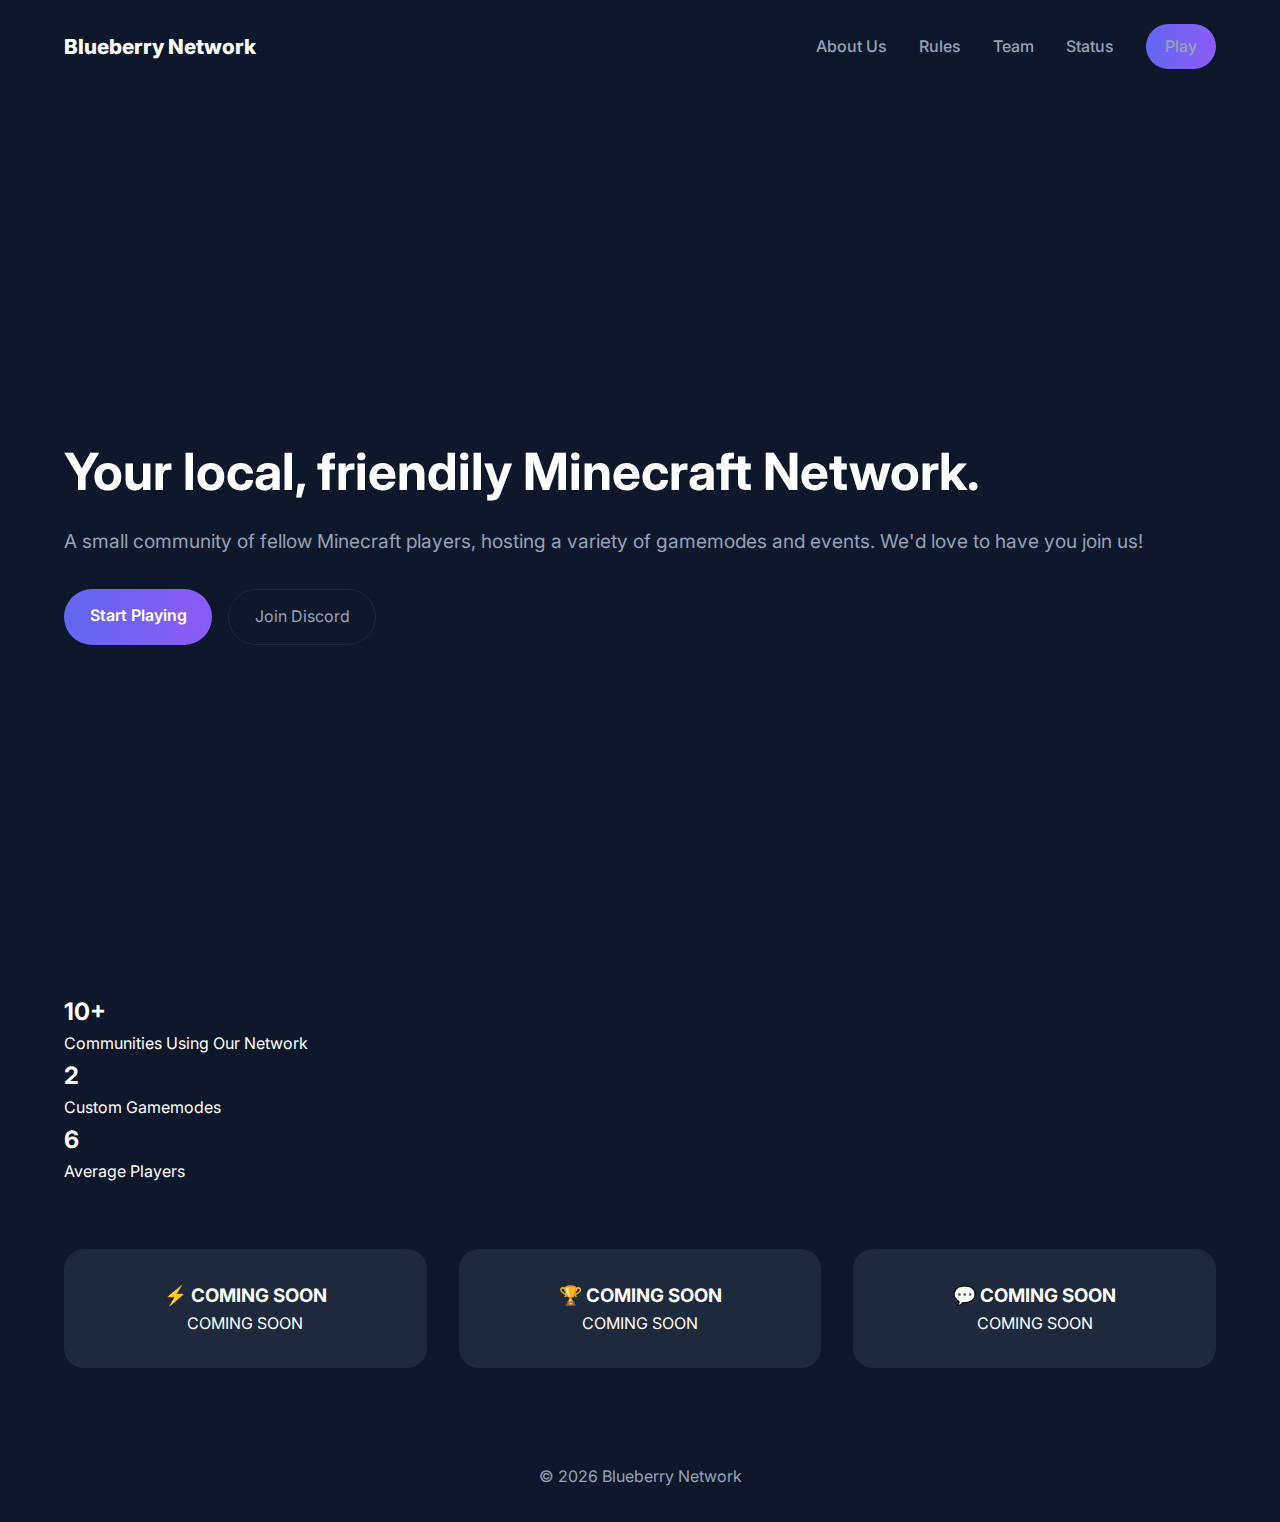
<file: index.html>
<!DOCTYPE html>
<html lang="en">
<head>
  <meta charset="UTF-8">
  <meta name="viewport" content="width=device-width, initial-scale=1.0">
  <title>Blueberry Network</title>

  <link href="https://fonts.googleapis.com/css2?family=Inter:wght@400;600;800&display=swap" rel="stylesheet">
  <link rel="stylesheet" href="styles.css">
</head>
<body>

<header class="header">
  <div class="container nav">

    <div class="logo">Blueberry Network</div>

    <!-- Hamburger -->
    <button class="hamburger" id="hamburger">
      <span></span>
      <span></span>
      <span></span>
    </button>

    <!-- Nav Links -->
    <nav class="nav-links" id="navLinks">
      <a href="#">About Us</a>
      <a href="#">Rules</a>
      <a href="#">Team</a>
      <a href="#">Status</a>
      <a href="#" class="btn-nav">Play</a>
    </nav>

  </div>
</header>

<section class="hero">
  <div class="container hero-wrapper">

    <div class="hero-text">
    <h1>
        Your 
        <span class="gradient-group">
        local, friendily
        </span>
        Minecraft Network.
    </h1>
    <p>
        A small community of fellow Minecraft players, hosting a variety of gamemodes and events. We'd love to have you join us!
    </p>

      <div class="hero-buttons">
        <a href="#" class="btn-primary">Start Playing</a>
        <a href="#" class="btn-secondary">Join Discord</a>
      </div>
    </div>

  </div>
</section>

<section class="stats-strip">
  <div class="container stats-wrapper">

    <div class="stat">
      <h2>10+</h2>
      <p>Communities Using Our Network</p>
    </div>

    <div class="stat">
      <h2>2</h2>
      <p>Custom Gamemodes</p>
    </div>

    <div class="stat">
      <h2>6</h2>
      <p>Average Players</p>
    </div>

  </div>
</section>

<section class="features container">
  <div class="feature">
    <h3>⚡ COMING SOON</h3>
    <p>COMING SOON</p>
  </div>
  <div class="feature">
    <h3>🏆 COMING SOON</h3>
    <p>COMING SOON</p>
  </div>
  <div class="feature">
    <h3>💬 COMING SOON</h3>
    <p>COMING SOON</p>
  </div>
</section>

<footer>
  © 2026 Blueberry Network
</footer>

<script>
  const hamburger = document.getElementById('hamburger');
  const navLinks = document.getElementById('navLinks');

  hamburger.addEventListener('click', () => {
    navLinks.classList.toggle('active');
    hamburger.classList.toggle('open');
  });
</script>

</body>
</html>
</file>
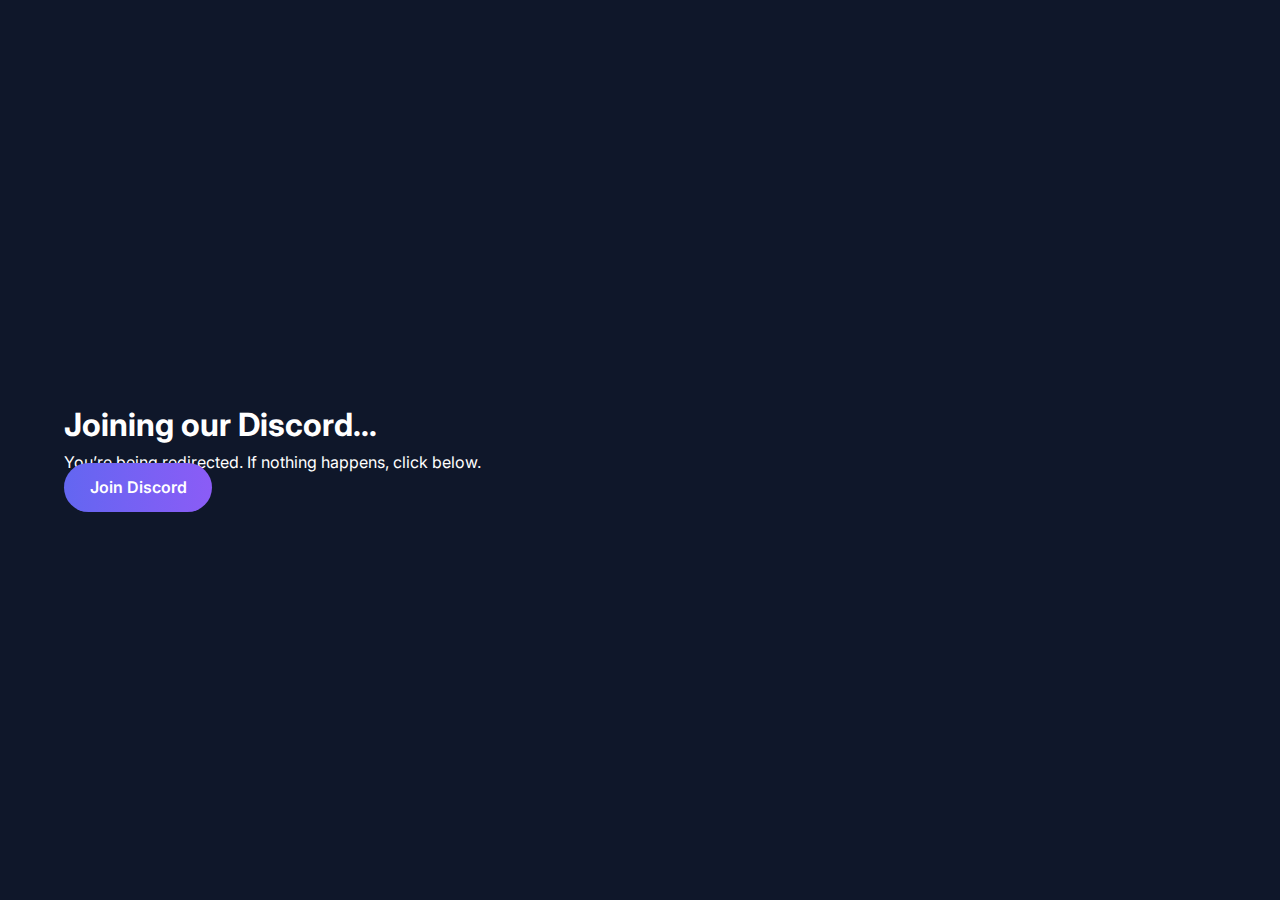
<file: discord/index.html>
<!DOCTYPE html>
<html lang="en">
<head>
  <meta charset="UTF-8">
  <meta name="viewport" content="width=device-width, initial-scale=1.0">
  <title>Join Our Discord | Blueberry Network</title>

  <link href="https://fonts.googleapis.com/css2?family=Inter:wght@400;600;800&display=swap" rel="stylesheet">
  <link rel="stylesheet" href="/styles.css">

  <!-- Auto redirect after 3 seconds -->
  <meta http-equiv="refresh" content="3; url=https://discord.gg/sKV2ze9HQv">
</head>
<body>

<section class="hero redirect-hero">
  <div class="container redirect-wrapper">

    <div class="redirect-content">
      <h1>
        Joining our 
        <span class="gradient-group">Discord</span>...
      </h1>

      <p>You’re being redirected. If nothing happens, click below.</p>
      <p> </p>

      <a href="https://discord.gg/sKV2ze9HQv" class="btn-primary">
        Join Discord
      </a>
    </div>

  </div>
</section>

</body>
</html>
</file>
<file: styles.css>
/* ========================
   CSS VARIABLES
======================== */
:root {
  --bg: #0f172a;
  --bg-light: #1e293b;
  --text: #ffffff;
  --text-muted: #94a3b8;
  --primary-gradient: linear-gradient(90deg, #6366f1, #8b5cf6);
  --radius: 20px;
  --transition: 0.3s ease;
  --max-width: 1200px;
}

/* ========================
   BASE
======================== */
* {
  margin: 0;
  padding: 0;
  box-sizing: border-box;
}

body {
  font-family: 'Inter', sans-serif;
  background: var(--bg);
  color: var(--text);
  line-height: 1.6;
}

.container {
  width: 90%;
  max-width: var(--max-width);
  margin: auto;
}

/* ========================
   NAVBAR
======================== */
.header {
  padding: 1.5rem 0;
  position: relative;
}

.nav {
  display: flex;
  justify-content: space-between;
  align-items: center;
}

.logo {
  font-weight: 800;
  font-size: 1.3rem;
}

/* Nav links */
.nav-links {
  display: flex;
  gap: 2rem;
  align-items: center;
  transition: var(--transition);
}

.nav-links a {
  text-decoration: none;
  color: var(--text-muted);
  font-weight: 500;
}

.nav-links a:hover {
  color: var(--text);
}

/* Buttons */
.btn-nav {
  background: var(--primary-gradient);
  padding: 0.6rem 1.2rem;
  border-radius: 50px;
  color: white;
}

/* ========================
   HAMBURGER
======================== */
.hamburger {
  display: none;
  flex-direction: column;
  gap: 6px;
  background: none;
  border: none;
  cursor: pointer;
}

.hamburger span {
  width: 25px;
  height: 3px;
  background: white;
  transition: var(--transition);
}

/* Animate hamburger */
.hamburger.open span:nth-child(1) {
  transform: rotate(45deg) translateY(8px);
}
.hamburger.open span:nth-child(2) {
  opacity: 0;
}
.hamburger.open span:nth-child(3) {
  transform: rotate(-45deg) translateY(-8px);
}

/* ========================
   HERO
======================== */
.hero {
  min-height: 100vh;
  display: flex;
  align-items: center;
  position: relative;

  background: 
    linear-gradient(rgba(15, 23, 42, 0.75), rgba(15, 23, 42, 0.85)),
    url("https://github.com/Blueberryboom/blueberrynet-website/blob/main/assets/hero-img.png?raw=true") center/cover no-repeat;

  padding: 0;
}

.hero-wrapper {
  display: flex;
  align-items: center;
  gap: 4rem;
}

.hero-text {
  flex: 1;
  animation: floatInTop 0.9s ease forwards;
}

.hero-text h1 {
  font-size: clamp(2rem, 5vw, 3.2rem);
  line-height: 1.2;
  margin-bottom: 1.5rem;
}

.hero-text p {
  color: var(--text-muted);
  margin-bottom: 2rem;
  font-size: clamp(1rem, 2vw, 1.2rem);
}

.hero-buttons {
  display: flex;
  flex-wrap: wrap;
  gap: 1rem;
}

/* Buttons */
.btn-primary {
  background: var(--primary-gradient);
  padding: 0.9rem 1.6rem;
  border-radius: 50px;
  text-decoration: none;
  color: white;
  font-weight: 600;
  transition: var(--transition);
}

.btn-primary:hover {
  transform: translateY(-3px);
}

.btn-secondary {
  padding: 0.9rem 1.6rem;
  border-radius: 50px;
  border: 1px solid var(--bg-light);
  text-decoration: none;
  color: var(--text-muted);
}

.btn-secondary:hover {
  background: var(--bg-light);
}

/* ========================
   FEATURES
======================== */
.features {
  display: flex;
  gap: 2rem;
  padding: 4rem 0;
  text-align: center;
}

.feature {
  background: var(--bg-light);
  padding: 2rem;
  border-radius: var(--radius);
  flex: 1;
  transition: var(--transition);
}

.feature:hover {
  transform: translateY(-5px);
}

/* ========================
   FOOTER
======================== */
footer {
  text-align: center;
  padding: 2rem;
  color: var(--text-muted);
}

/* ========================
   RESPONSIVE
======================== */

/* Tablets */
@media (max-width: 1024px) {

  .hero-wrapper {
    flex-direction: column;
    text-align: center;
  }

  /* Center hero buttons on tablet/mobile */
  .hero-buttons {
    justify-content: center;
  }

  .hero-buttons a {
    text-align: center;
  }

  .features {
    flex-direction: column;
  }

  .hamburger {
    display: flex;
  }

  .nav-links {
    position: absolute;
    top: 80px;
    right: 5%;
    flex-direction: column;
    background: var(--bg-light);
    padding: 2rem;
    border-radius: var(--radius);
    width: 220px;
    display: none;
  }

  .nav-links.active {
    display: flex;
  }
}

@media (max-width: 600px) {

  .hero-buttons {
    flex-direction: column;
    align-items: center;
  }

  .hero-buttons a {
    width: 100%;
    max-width: 280px;
  }

}

/* ========================
   CONNECTED GRADIENT UNDERLINE
======================== */

.gradient-group {
  position: relative;
  display: inline-block;
}

.gradient-group::after {
  content: "";
  position: absolute;
  left: 0;
  bottom: -2px;
  width: 100%;
  height: 6px;
  border-radius: 4px;

  background: linear-gradient(
    90deg,
    #6366f1,
    #8b5cf6,
    #6366f1
  );

  background-size: 200% 100%;

  /* Reveal animation */
  transform: scaleX(0);
  transform-origin: left;
  animation:
    underlineReveal 0.9s ease forwards 0.6s,
    gradientTicker 3s linear infinite 1.5s;
}

/* Reveal animation */
@keyframes underlineReveal {
  to {
    transform: scaleX(1);
  }
}

/* Moving gradient ticker */
@keyframes gradientTicker {
  from {
    background-position: 0% 50%;
  }
  to {
    background-position: 200% 50%;
  }
}

/* ========================
    ANIMATIONS
======================== */

@keyframes floatInTop {
  from {
    opacity: 0;
    transform: translateY(-40px);
  }
  to {
    opacity: 1;
    transform: translateY(0);
  }
}
</file>
